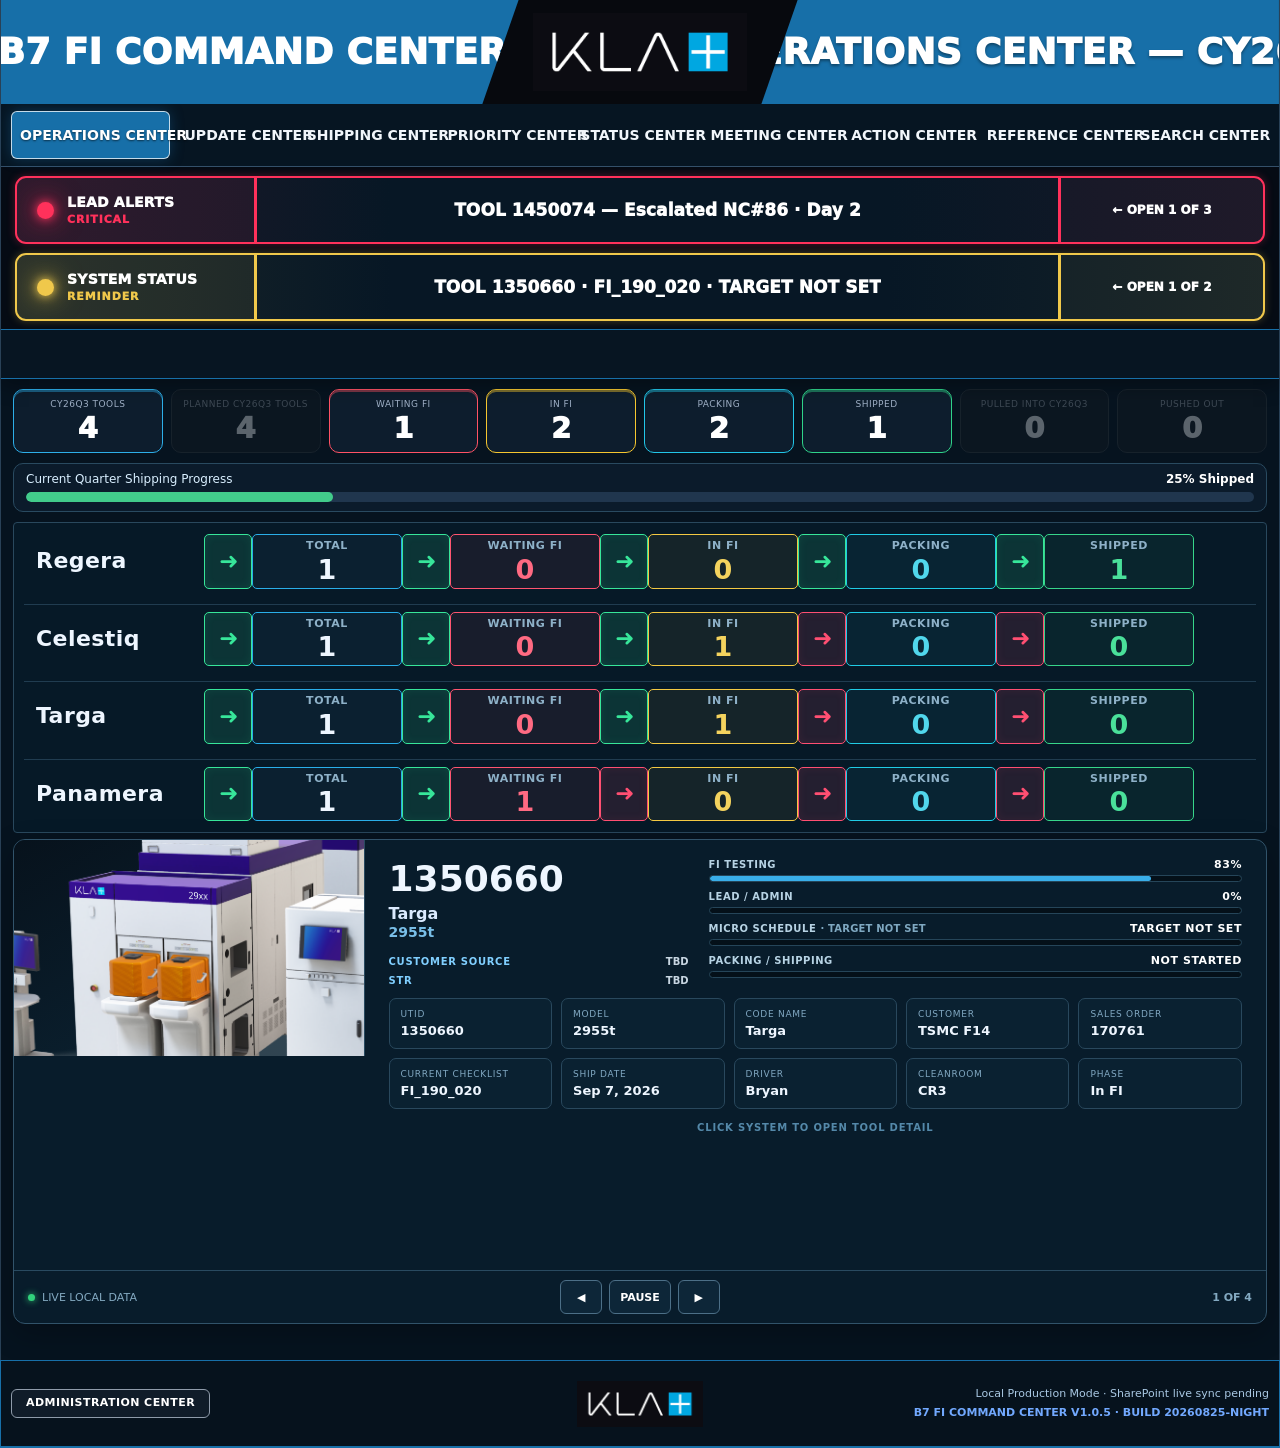
<file: index.html>
<!DOCTYPE html>
<html lang="en">
<head>
  <meta charset="utf-8"/>
  <meta content="width=device-width,initial-scale=1.0" name="viewport"/>
  <title>B7 FI Command Center v1.0.5</title>
  <style>body[data-theme="customer"]{--page-accent:#a78bfa;--page-accent-rgb:167,139,250}</style>
  <link href="css/app.v1.0.4.css?v=1.0.4" rel="stylesheet"/>
  <link href="css/v1.0.5-shell-hotfix.css?v=1.0.5-20260825" rel="stylesheet"/>
</head>
<body class="b7-booting" data-theme="home">
  <div class="sticky-header">
    <header class="hero compact-hero v57-hero">
      <div class="v57-header">
        <section class="v57-header-left">B7 FI COMMAND CENTER</section>
        <section class="v57-header-center"><img alt="KLA+" class="v57-kla-logo" src="assets/kla-plus-official.png"/></section>
        <section class="v57-header-right"><span id="headerPageTitle">OPERATIONS CENTER</span></section>
      </div>
    </header>
    <nav aria-label="Main navigation" class="main-nav">
      <button class="nav-btn active" data-view="home">Operations Center</button>
      <button class="nav-btn" data-view="toolcenter">Update Center</button>
      <button class="nav-btn" data-view="shipping">Shipping Center</button>
      <button class="nav-btn" data-view="priorities">Priority Center</button>
      <button class="nav-btn" data-view="statuscenter">Status Center</button>
      <button class="nav-btn" data-view="meetingcenter">Meeting Center</button>
      <button class="nav-btn" data-view="actions">Action Center</button>
      <button class="nav-btn" data-view="referencecenter">Reference Center</button>
      <button class="nav-btn" data-view="searchcenter">Search Center</button>
    </nav>
    <div class="header-status-stack">
      <div class="top-action-bar" id="topActionBar"></div>
      <div class="operations-bar" id="operationsBar">
        <div class="ops-health"><span class="ops-live-dot"></span><b>COMMAND CENTER</b><span id="opsSync">Local test data</span></div>
        <div class="ops-ticker"><span class="ops-ticker-label">FLEET STATUS</span><span id="opsTickerText">Loading fleet status…</span></div>
        <div class="ops-summary"><span id="opsTaskCount">0 open actions</span><span class="ops-divider">•</span><span id="opsPresence">Context: fleet overview</span></div>
      </div>
      <div aria-label="Page actions" class="floating-actions page-toolbar" id="floatingActions"></div>
    </div>
  </div>

  <div id="b7BootCover">B7 FI COMMAND CENTER · LOADING</div>
  <main class="page-shell" id="app"><div class="panel"><h2>Loading B7 FI Command Center…</h2></div></main>
  <button class="screenshot-exit" id="screenshotExit">Exit Screenshot Mode</button>

  <footer class="v57-footer">
    <strong id="appVersionLabel"></strong>
    <button class="v57-admin-footer-btn" id="administrationCenterFooter">ADMINISTRATION CENTER</button>
    <span>Building 7 · Final Integration · Operations</span>
  </footer>

  <script>
    window.addEventListener('error',function(e){
      var a=document.getElementById('app');
      if(a&&!a.dataset.rendered){
        a.innerHTML='<div class="panel"><h2>Command Center could not load</h2><p class="gray">'+String(e.message||'Unknown error')+'</p></div>';
      }
    });
  </script>

  <div aria-label="Wallboard controls" class="wallboard-controls" id="wallboardControls">
    <button id="wallPrev">◀</button><button id="wallPause">PAUSE</button><button id="wallNext">▶</button>
    <button id="wallExit">EXIT WALLBOARD</button><span id="wallLive">● LIVE</span>
  </div>

  <script src="js/app.v1.0.4.js?v=1.0.4"></script>
  <script src="js/v1.0.5-shell-hotfix.js?v=1.0.5-20260825"></script>
</body>
</html>
</file>
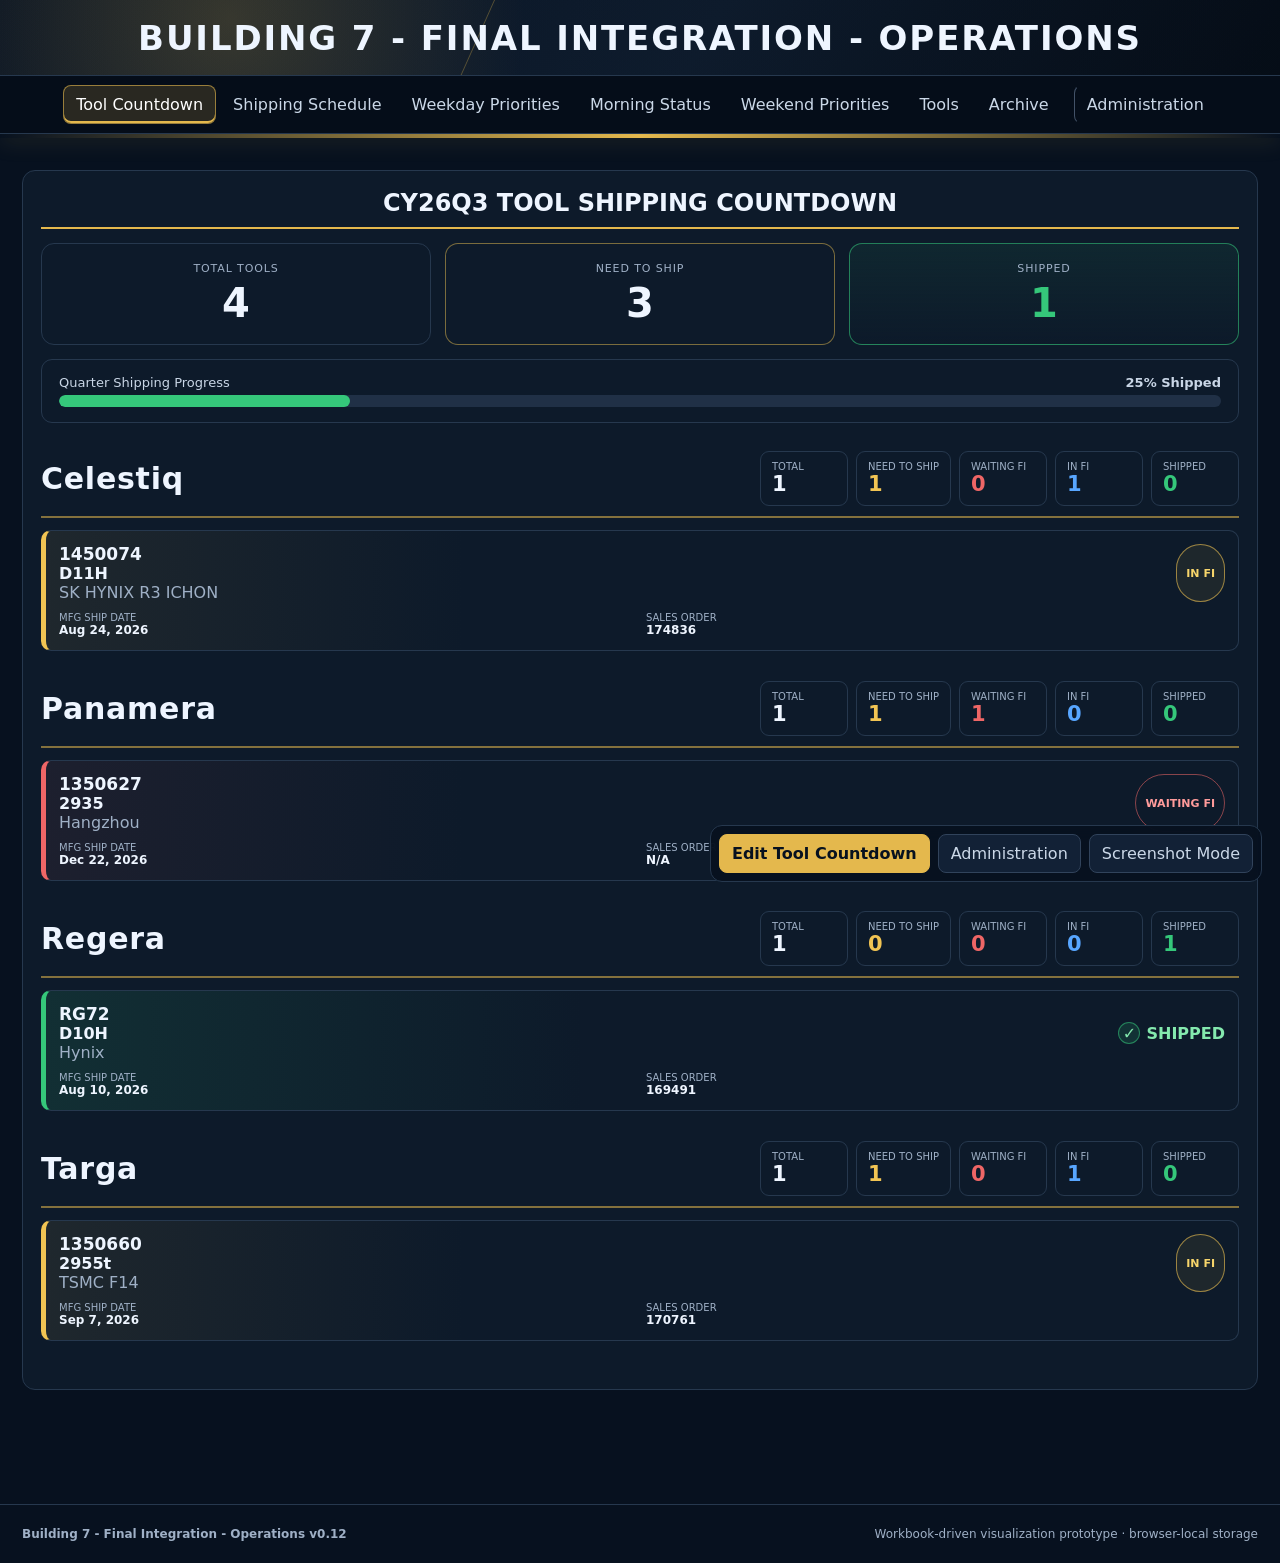
<file: index 2.html>
<!DOCTYPE html>
<html lang="en"><head><meta charset="UTF-8"><meta name="viewport" content="width=device-width,initial-scale=1.0">
<title>Building 7 - Final Integration - Operations v0.12</title><link rel="stylesheet" href="css/styles-v0120.css?v=0120"></head>
<body data-theme="countdown">
<div class="sticky-header"><header class="hero compact-hero"><div class="hero-overlay"></div><div class="hero-content"><h1>BUILDING 7 - FINAL INTEGRATION - OPERATIONS</h1></div></header>
<nav class="main-nav" aria-label="Main navigation">
<button data-view="countdown" class="nav-btn active">Tool Countdown</button><button data-view="shipping" class="nav-btn">Shipping Schedule</button><button data-view="daily" class="nav-btn">Weekday Priorities</button><button data-view="meeting" class="nav-btn">Morning Status</button><button data-view="weekend" class="nav-btn">Weekend Priorities</button><button data-view="systems" class="nav-btn">Tools</button><button data-view="archive" class="nav-btn">Archive</button><button data-view="admin" class="nav-btn admin-nav">Administration</button>
</nav><div id="pageIdentity" class="page-identity"></div>
<main id="app" class="page-shell"><div class="panel"><h2>Loading B7 FI Command Center…</h2></div></main>
<div id="floatingActions" class="floating-actions"></div>
<button id="screenshotExit" class="screenshot-exit">Exit Screenshot Mode</button>
<footer><strong>Building 7 - Final Integration - Operations v0.12</strong><span>Workbook-driven visualization prototype · browser-local storage</span></footer>
<script>window.addEventListener('error',function(e){var a=document.getElementById('app');if(a&&!a.dataset.rendered)a.innerHTML='<div class="panel"><h2>Command Center could not load</h2><p class="gray">'+String(e.message||'Unknown error')+'</p></div>'})</script>
<script src="js/app-v0120.js?v=0120"></script></body></html>
</file>
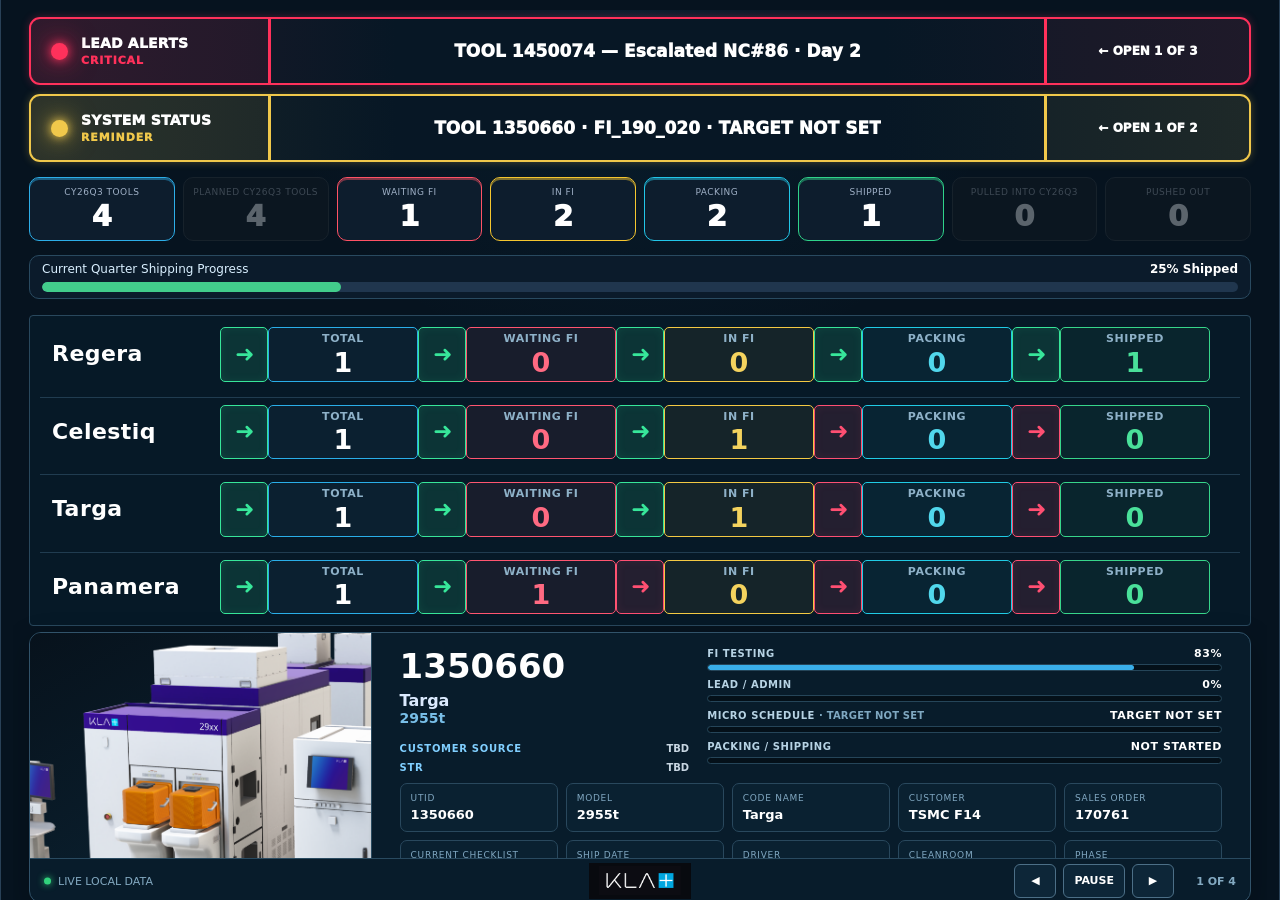
<file: live-status-view.html>
<!DOCTYPE html>
<!DOCTYPE html>

<html lang="en"><head><meta charset="utf-8"/><meta content="width=device-width,initial-scale=1.0" name="viewport"/>
<title>B7 FI Live Status v1.0.4</title><style>body[data-theme="customer"]{--page-accent:#a78bfa;--page-accent-rgb:167,139,250}</style><link href="css/app.v1.0.4.css?v=1.0.4" rel="stylesheet"/><style>body[data-theme="customer"]{--page-accent:#a78bfa;--page-accent-rgb:167,139,250}</style></head>
<body class="b7-booting" data-live-viewer-only="true" data-theme="home">
<div class="sticky-header"><header class="hero compact-hero v57-hero">
<div class="v57-header">
<section class="v57-header-left">B7 FI COMMAND CENTER</section>
<section class="v57-header-center"><img alt="KLA+" class="v57-kla-logo" src="assets/kla-plus-official.png"/></section>
<section class="v57-header-right"><span id="headerPageTitle">OPERATIONS CENTER</span></section>
</div>
</header>
<nav aria-label="Main navigation" class="main-nav">
<button class="nav-btn active" data-view="home">Operations Center</button>
<button class="nav-btn" data-view="toolcenter">Tool Center</button>
<button class="nav-btn" data-view="shipping">Shipping Center</button>
<button class="nav-btn" data-view="priorities">Priority Center</button>
<button class="nav-btn" data-view="statuscenter">Status Center</button>
<button class="nav-btn" data-view="meetingcenter">Meeting Center</button>
<button class="nav-btn" data-view="actions">Action Center</button>
<button class="nav-btn" data-view="referencecenter">Reference Center</button>
<button class="nav-btn" data-view="searchcenter">Search Center</button>
</nav><div class="header-status-stack"><div class="top-action-bar" id="topActionBar"></div><div class="operations-bar" id="operationsBar"><div class="ops-health"><span class="ops-live-dot"></span><b>COMMAND CENTER</b><span id="opsSync">Local test data</span></div><div class="ops-ticker"><span class="ops-ticker-label">FLEET STATUS</span><span id="opsTickerText">Loading fleet status…</span></div><div class="ops-summary"><span id="opsTaskCount">0 open actions</span><span class="ops-divider">•</span><span id="opsPresence">Context: fleet overview</span></div></div><div aria-label="Page actions" class="floating-actions page-toolbar" id="floatingActions"></div></div></div>
<div id="b7BootCover">B7 FI COMMAND CENTER · LOADING</div>
<main class="page-shell" id="app"><div class="panel"><h2>Loading B7 FI Command Center…</h2></div></main>
<button class="screenshot-exit" id="screenshotExit">Exit Screenshot Mode</button>
<footer class="v57-footer">
<strong id="appVersionLabel"></strong>
<button class="v57-admin-footer-btn" id="administrationCenterFooter">ADMINISTRATION CENTER</button>
<span>Building 7 · Final Integration · Operations</span>
</footer>
<script>window.addEventListener('error',function(e){var a=document.getElementById('app');if(a&&!a.dataset.rendered)a.innerHTML='<div class="panel"><h2>Command Center could not load</h2><p class="gray">'+String(e.message||'Unknown error')+'</p></div>'})</script>
<div aria-label="Wallboard controls" class="wallboard-controls" id="wallboardControls"><button id="wallPrev">◀</button><button id="wallPause">PAUSE</button><button id="wallNext">▶</button><button id="wallExit">EXIT WALLBOARD</button><span id="wallLive">● LIVE</span></div>
<script src="js/app.v1.0.4.js?v=1.0.4"></script></body></html>
</file>
